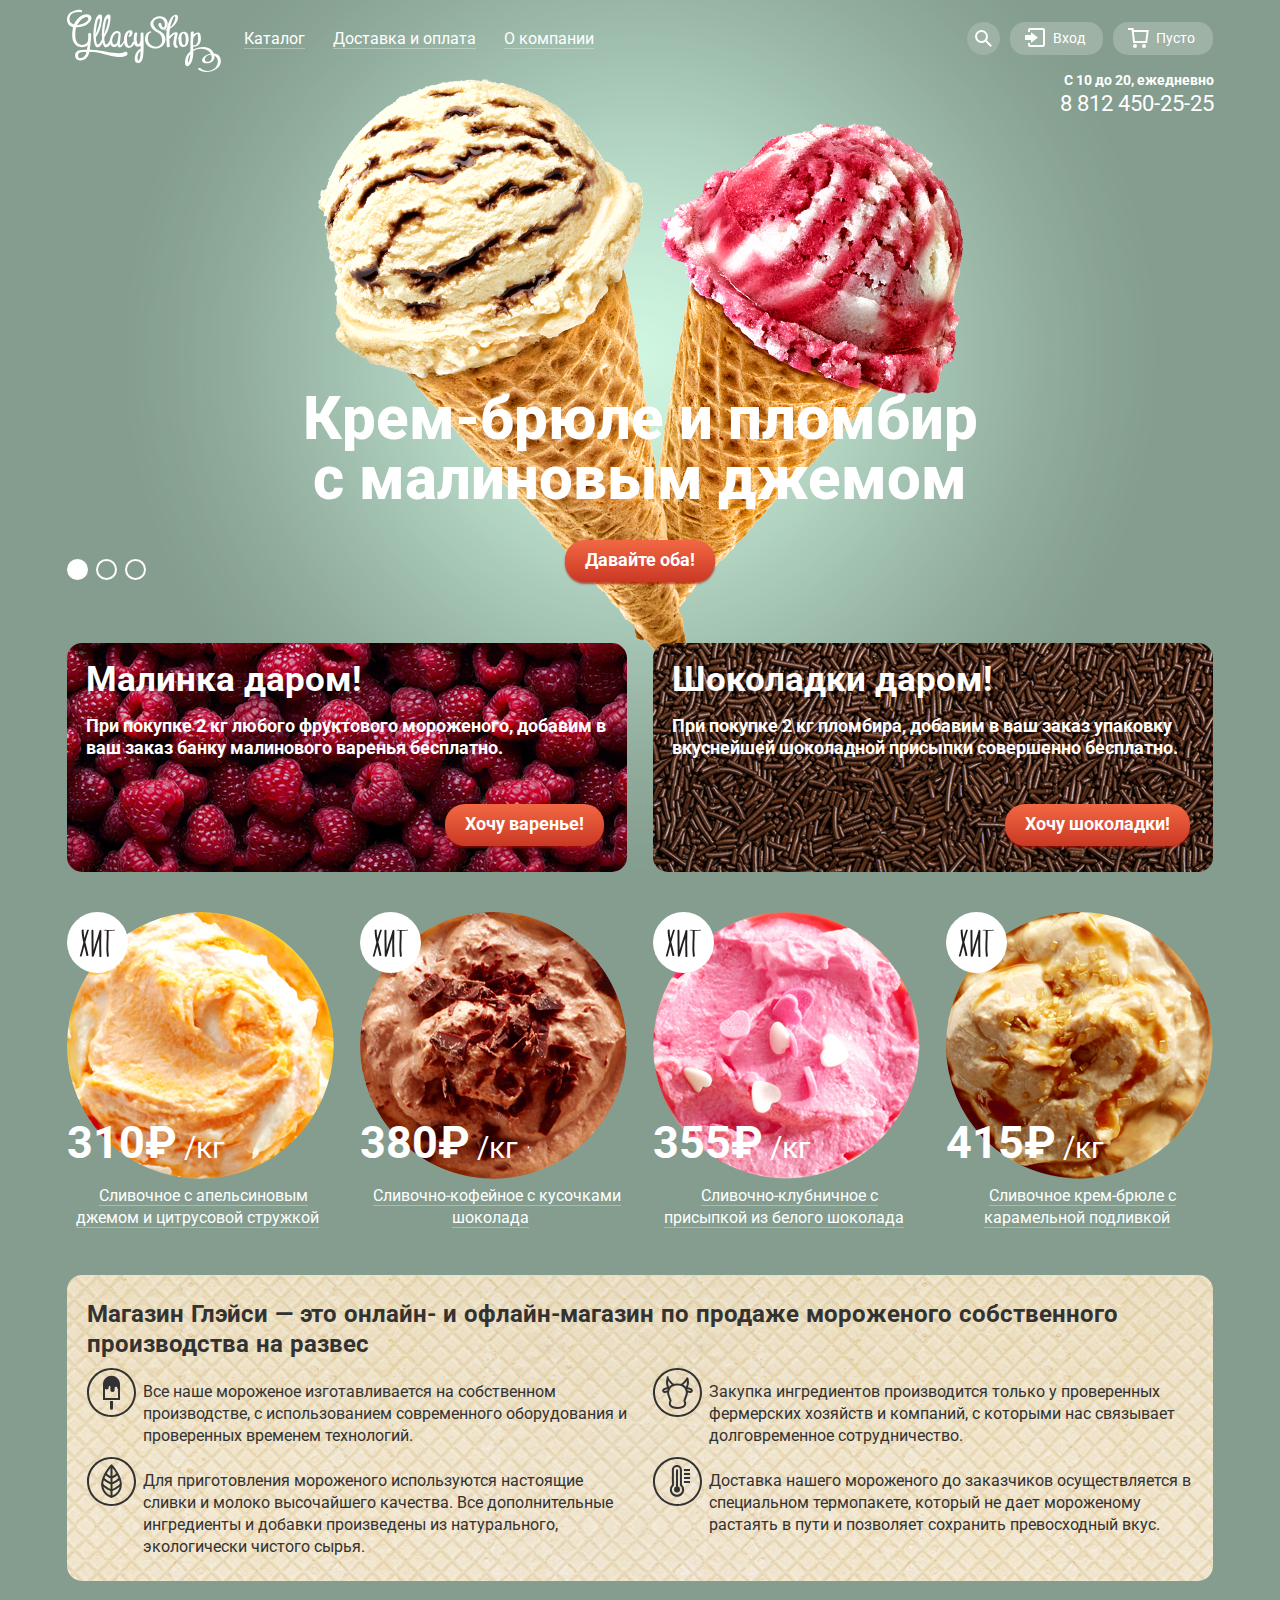
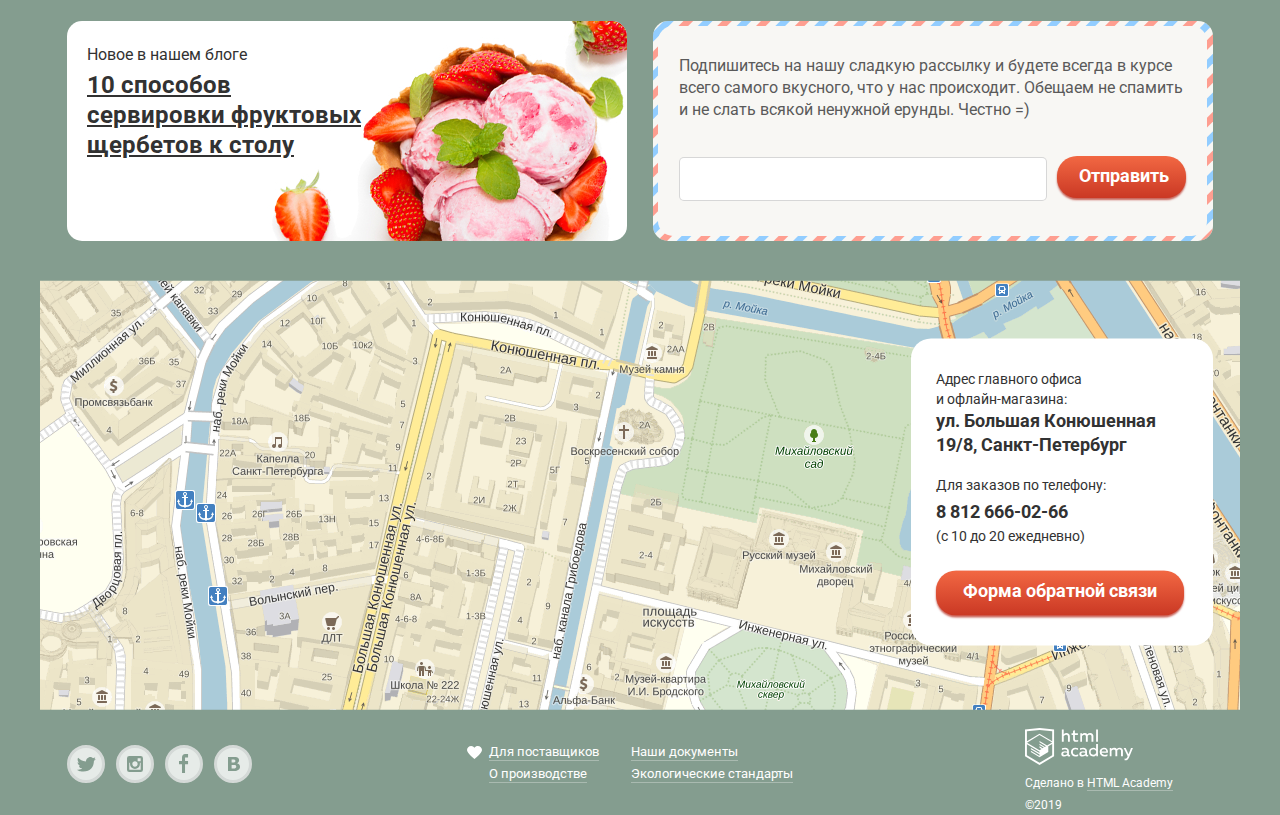
<file: index.html>
<!DOCTYPE html>
<html lang="ru">

<head>
    <meta charset="utf-8">
    <title>Глейси</title>
    <link href="https://fonts.googleapis.com/css?family=Roboto:400,500,700&amp;subset=cyrillic" rel="stylesheet">
    <link rel="stylesheet" href="css/normalize.css">
    <link rel="stylesheet" href="css/style.min.css">
</head>

<body>
    <header class="main-header container">
        <nav class="main-navigation">
            <img class="main-header-logo" src="img/logo.svg" width="154" height="64" alt="Глейси">
            <ul class="list site-navigation">
                <li class="site-navigation-current"><a class="site-navigation-current-link" href="catalog.html"><span class="site-navigation-current-link-wrap">Каталог</span></a>
                    <ul class="site-navigation-catalog">
                        <li class="site-navigation-list"><a class="site-navigation-link" href="#">Новинки</a></li>
                        <li><a class="site-navigation-link" href="catalog.html">Сливочное</a></li>
                        <li><a class="site-navigation-link" href="#">Щербеты</a></li>
                        <li><a class="site-navigation-link" href="#">Фруктовый лед</a></li>
                        <li><a class="site-navigation-link" href="#">Мелорин</a></li>
                    </ul>
                </li>
                <li><a class="site-navigation-current-link" href="#"><span class="site-navigation-current-link-wrap">Доставка и оплата</span></a></li>
                <li><a class="site-navigation-current-link" href="#"><span class="site-navigation-current-link-wrap">О компании</span></a></li>
            </ul>
        </nav>
        <div class="header-addition">
			<div class="header-addition-search-wrap">
				<button class="header-addition-search" type="button" aria-label="поиск">
                    <svg class="header-addition-search-svg" xmlns="http://www.w3.org/2000/svg" xmlns:xlink="http://www.w3.org/1999/xlink" width="17" height="17" viewBox="0 0 17 17">
                        <path class="header-addition-button-color" d="M16.958 15.527L11.75 10.32A6.455 6.455 0 0 0 13 6.5 6.5 6.5 0 1 0 6.5 13a6.465 6.465 0 0 0 3.839-1.263l5.205 5.204 1.414-1.414zM6.5 11C4.019 11 2 8.981 2 6.5S4.019 2 6.5 2 11 4.019 11 6.5 8.981 11 6.5 11z" /></svg>
				</button>
				<section class="modal modal-search">
					<div class="modal-search-wrap">
						<h2 class="visually-hidden">Поиск по сайту</h2>
						<form class="search-form" method="post" action="https://echo.htmlacademy.ru">
							<p class="search-form-wrap">
								<label class="visually-hidden" for="search">Искать на сайте</label>
								<input class="search-form-input" id="search" type="text" value="" placeholder="Что ищем?" autocomplete="off">
							</p>
							<button class="visually-hidden" type="submit">
								Искать
							</button>
							<button class="visually-hidden" type="button">
								Закрыть
							</button>
						</form>
					</div>
				</section>
			</div>
			<div class="login-link-wrap">
				<a class="header-addition-link login-link" href="#">
					<svg class="header-addition-link-svg" xmlns="http://www.w3.org/2000/svg" xmlns:xlink="http://www.w3.org/1999/xlink" width="21" height="19" viewBox="0 0 21 19">
						<g class="header-addition-button-color">
							<path d="M6 14.875L12.917 9.5 6 4.125v2.917H-.042v4.917H6z" />
							<path d="M18 0H5C3.9 0 3 .9 3 2v2h2V2h13v15H5v-2H3v2c0 1.1.9 2 2 2h13c1.1 0 2-.9 2-2V2c0-1.1-.9-2-2-2z" />
						</g>
					</svg>
					<span>Вход</span></a>
				<section class="modal modal-login">
					<div class="modal-login-wrap">
						<h2 class="visually-hidden">Личный кабинет</h2>
						<form class="login-form" method="post" action="https://echo.htmlacademy.ru">
							<p class="login-form-wrap">
								<label class="visually-hidden" for="user-login">Логин</label>
								<input class="login-form-input" id="user-login" type="text" placeholder="Электронная почта" autocomplete="off">
							</p>
							<p class="login-form-wrap">
								<label class="visually-hidden" for="user-password">Пароль</label>
								<input class="login-form-input" id="user-password" type="password" placeholder="Пароль">
							</p>
							<div class="login-elements-wrap">
								<button class="button login-button" type="submit">
									Войти
								</button>
								<div class="login-restores-wrap">
									<a class="restore" href="#">Забыли пароль?</a>
									<a class="restore" href="#">Новая регистрация</a>
								</div>
							</div>
							<button class="visually-hidden" type="button">
								Закрыть
							</button>
						</form>
					</div>
				</section>
			</div>
			<a class="header-addition-link header-cart-empty" href="#" aria-label="корзина">
				<span>Пусто</span></a>
			<div class="header-addition-contacts">
				<p class="header-work-time">С 10 до 20, ежедневно</p>
				<a class="header-phone-number" href="tel:88124502525">8 812 450-25-25</a>
			</div>
        </div>
    </header>

    <main class="container">
        <section class="gallery-section">
			<h2 class="visually-hidden">Слайд-бар</h2>
			<input class="visually-hidden gallery-toggle-one" type="radio" id="product-one" name="toggle" checked>
			<input class="visually-hidden gallery-toggle-two" type="radio" id="product-two" name="toggle">
			<input class="visually-hidden gallery-toggle-three" type="radio" id="product-three" name="toggle">
			<div class="gallery-wrapper">
				<div class="gallery-controls">
					<label for="product-one">Первый</label>
					<label for="product-two">Второй</label>
					<label for="product-three">Третий</label>
				</div>
				<ul class="gallery-list">
					<li class="gallery gallery-item-one" id="slide-one">
						<h3 class="gallery-title">
							Крем-брюле и пломбир с малиновым джемом
						</h3>
						<a class="gallery-button-get button" href="#">Давайте оба!</a>
					</li>
					<li class="gallery gallery-item-two" id="slide-two">
						<h3 class="gallery-title">
							Шоколадный пломбир и лимонный сорбет
						</h3>
						<a class="gallery-button-get button" href="#">Давайте оба!</a>
					</li>
					<li class="gallery gallery-item-three" id="slide-three">
						<h3 class="gallery-title">
							Пломбир с помадкой и клубничный щербет
						</h3>
						<a class="gallery-button-get button" href="#">Давайте оба!</a>
					</li>
				</ul>
			</div>
		</section>
        <section class="promo">
			<h2 class="visually-hidden">Промоакции</h2>
			<ul class="promo-list">
				<li class="promo-item promo-item-malinka">
					<h3 class="promo-list-head">Малинка даром!</h3>
					<p class="promo-list-text">При покупке 2 кг любого фруктового мороженого, добавим в ваш заказ банку малинового варенья бесплатно.</p>
					<a class="button promo-list-button" href="#">Хочу варенье!</a>
				</li>
				<li class="promo-item promo-item-chocolate">
					<h3 class="promo-list-head">Шоколадки даром!</h3>
					<p class="promo-list-text">При покупке 2 кг пломбира, добавим в ваш заказ упаковку вкуснейшей шоколадной присыпки совершенно бесплатно.</p>
					<a class="button promo-list-button" href="#">Хочу шоколадки!</a>
				</li>
			</ul>
		</section>
        <section class="populars">
			<h2 class="visually-hidden">Хиты продаж</h2>
			<ul class="populars-list">
				<li class="catalog-item">
					<div class="populars-list-item">
						<a class="catalog-item-name" href="#">
							<img class="catalog-item-image" src="img/creamy-orange.png" width="267" height="267" alt="Сливочное с апельсиновым джемом и цитрусовой стружкой">

							<div class="catalog-item-text-wrap">
								<span class="catalog-item-text">Сливочное с апельсиновым джемом и цитрусовой стружкой</span>
							</div>
						</a>
						<a class="button catalog-list-button" href="#">Быстрый просмотр</a>
						<p class="catalog-item-price">
							<b class="populars-list-price">310₽</b>
							<span>/кг</span>
						</p>
					</div>
				</li>
				<li class="catalog-item">
					<div class="populars-list-item">
						<a class="catalog-item-name" href="#">
							<img class="catalog-item-image" src="img/creamy-coffee.png" width="267" height="267" alt="Сливочно-кофейное с кусочками шоколада">
							<div class="catalog-item-text-wrap">
								<span class="catalog-item-text">Сливочно-кофейное с кусочками шоколада</span>
							</div>
						</a>
						<a class="button catalog-list-button" href="#">Быстрый просмотр</a>
						<p class="catalog-item-price">
							<b class="populars-list-price">380₽</b>
							<span>/кг</span>
						</p>
					</div>
				</li>
				<li class="catalog-item">
					<div class="populars-list-item">
						<a class="catalog-item-name" href="#">
							<img class="catalog-item-image" src="img/creamy-strawberry.png" width="267" height="267" alt="Сливочно-клубничное с присыпкой из белого шоколада">
							<div class="catalog-item-text-wrap">
								<span class="catalog-item-text">Сливочно-клубничное с присыпкой из белого шоколада</span>
							</div>
						</a>
						<a class="button catalog-list-button" href="#">Быстрый просмотр</a>
						<p class="catalog-item-price">
							<b class="populars-list-price">355₽</b>
							<span>/кг</span>
						</p>
					</div>
				</li>
				<li class="catalog-item">
					<div class="populars-list-item">
						<a class="catalog-item-name" href="#">
							<img class="catalog-item-image" src="img/creamy-cream.png" width="267" height="267" alt="Сливочное крем-брюле с карамельной подливкой">
							<div class="catalog-item-text-wrap">
								<span class="catalog-item-text">Сливочное крем-брюле с карамельной подливкой</span>
							</div>
						</a>
						<a class="button catalog-list-button" href="#">Быстрый просмотр</a>
						<p class="catalog-item-price">
							<b class="populars-list-price">415₽</b>
							<span>/кг</span>
						</p>
					</div>
				</li>
			</ul>
		</section>
        <section class="info">
			<h2 class="info-header">Магазин Глэйси — это онлайн- и офлайн-магазин по продаже мороженого собственного производства на развес</h2>
			<ul class="info-list">
				<li class="info-item">
					<p class="info-item-text info-item-ikonIceCream">Все наше мороженое изготавливается на собственном производстве, с использованием современного оборудования и проверенных временем технологий.</p>
				</li>
				<li class="info-item">
					<p class="info-item-text info-item-ikonCow">Закупка ингредиентов производится только у проверенных фермерских хозяйств и компаний, с которыми нас связывает долговременное сотрудничество. </p>
				</li>
				<li class="info-item">
					<p class="info-item-text info-item-ikonNatural">Для приготовления мороженого используются настоящие сливки и молоко высочайшего качества. Все дополнительные ингредиенты и добавки произведены из натурального, экологически чистого сырья.</p>
				</li>
				<li class="info-item">
					<p class="info-item-text info-item-ikonTemperature">Доставка нашего мороженого до заказчиков осуществляется в специальном термопакете, который не дает мороженому растаять в пути и позволяет сохранить превосходный вкус.</p>
				</li>
			</ul>
		</section>
        <div class="blog">
			<article class="blog-news">
				<p class="blog-news-text">Новое в нашем блоге</p>
				<h2 class="blog-news-title"><a class="blog-news-link" href="#">10 способов сервировки фруктовых щербетов к столу</a></h2>
			</article>
			<section class="subscription">
				<div class="subscription-wrap">
					<h2 class="visually-hidden">Подписка на рассылку</h2>
					<p class="subscription-text">Подпишитесь на нашу сладкую рассылку и будете всегда в курсе всего самого вкусного, что у нас происходит. Обещаем не спамить и не слать всякой ненужной ерунды. Честно =)</p>
					<form class="subscription-form" method="post" action="https://echo.htmlacademy.ru">
						<div class="subscription-form-wrap">
							<p class="subscription-label-input">
								<label class="visually-hidden" for="subscription-email">Ваша электронная почта</label>
								<input class="subscription-input" id="subscription-email" type="text" value=" " placeholder="Электронная почта">
							</p>
							<button class="button subscription-button" type="submit">Отправить</button>
						</div>
					</form>
				</div>
			</section>
		</div>
        <section class="contacts">
			<div class="contacts-iframe" id="map"></div>
			<h2 class="visually-hidden">Контактная информация</h2>
			<div class="contacts-text">
				<p class="contacts-text-address">Адрес главного офиса</p>
				<p class="contacts-text-address">и офлайн-магазина:</p>
				<b class="contacts-text-address-bold"> ул. Большая Конюшенная 19/8, Санкт-Петербург</b>
				<p class="contacts-text-address">Для заказов по телефону:</p>
				<b class="contacts-text-phone-bold">8 812 666-02-66</b>
				<p class="contacts-text-address">(с 10 до 20 ежедневно)</p>
				<a class="button contacts-button" href="#">Форма обратной связи</a>
			</div>
		</section>
    </main>
    <footer class="main-footer container">
        <div class="footer-social">
            <a class="social-button twitter" href="#">
                <svg class="social-button-img" xmlns="http://www.w3.org/2000/svg" width="32" height="32" viewBox="0 0 32 32">
                    <path class="social-button-color" fill="#FFF" d="M16 0C7.164 0 0 7.164 0 16c0 8.837 7.164 16 16 16 8.837 0 16-7.163 16-16 0-8.836-7.163-16-16-16zm7.944 12.809c-.251 6.516-3.463 10.832-10.992 10.702h-.486c-.447 0-4.543-.443-5.344-1.823 2.479.19 4.247-.406 5.12-1.136-1.048-.289-2.923-.461-3.251-2.848.384.104.618.221 1.299.113-1.307-.824-2.758-1.519-2.679-3.643.311.317 1.164.518 1.46.457-.768-.233-2.149-3.244-.974-4.781 1.984 1.79 4.075 3.482 7.804 3.643.227-2.214 1.24-3.699 3.168-4.325 1.84-.479 3.255.26 3.901 1.138.737-.224 1.453-.466 2.193-.685-.004.833-.569 1.463-.935 1.709.747.165 1.423-.475 1.423-.475-.184.963-1.094 1.725-1.707 1.954z"/></svg></a>
            <a class="social-button instagram" href="#">
                <svg class="social-button-img" xmlns="http://www.w3.org/2000/svg" width="32" height="32" viewBox="0 0 32 32"><g fill="#FFF">
                    <path class="social-button-color" d="M20.916 16a4.938 4.938 0 1 1-9.877 0c0-.394.051-.773.138-1.14h-.897v6.838h11.396V14.86h-.897c.086.367.137.746.137 1.14z"/><path d="M15.978 18.659c1.466 0 2.659-1.193 2.659-2.659s-1.193-2.659-2.659-2.659c-1.466 0-2.659 1.193-2.659 2.659s1.192 2.659 2.659 2.659zM18.637 10.302h3.039v3.039h-3.039z"/><path d="M16 0C7.164 0 0 7.164 0 16c0 8.837 7.164 16 16 16 8.837 0 16-7.163 16-16 0-8.836-7.163-16-16-16zm7.955 21.698a2.285 2.285 0 0 1-2.279 2.279H10.279A2.285 2.285 0 0 1 8 21.698V10.302a2.286 2.286 0 0 1 2.279-2.279h11.396a2.286 2.286 0 0 1 2.279 2.279v11.396z"/></g></svg></a>
            <a class="social-button facebook" href="#">
                <svg class="social-button-img" xmlns="http://www.w3.org/2000/svg" width="32" height="32" viewBox="0 0 32 32">
                    <path class="social-button-color" fill="#FFF" d="M16 0C7.164 0 0 7.163 0 16s7.164 16 16 16c8.837 0 16-7.164 16-16S24.837 0 16 0zm4.062 9.455h-3.021v3.444h3.021v3.445h-3.021v8.61H14.02v-8.61H11v-3.445h3.021V9.455c0-1.902 1.353-3.445 3.021-3.445h3.021v3.445z"/></svg></a>
            <a class="social-button vkontakte" href="#">
                <svg class="social-button-img" xmlns="http://www.w3.org/2000/svg" width="32" height="32" viewBox="0 0 32 32"><g fill="#FFF">
                    <path class="social-button-color" d="M16.637 14.495c.402-.019.719-.082.951-.188.326-.145.54-.33.641-.559.101-.229.15-.496.15-.797 0-.232-.058-.465-.174-.697-.116-.232-.322-.405-.617-.517-.264-.1-.592-.155-.984-.165a76.242 76.242 0 0 0-1.652-.014h-.339v2.965h.565c.571 0 1.057-.009 1.459-.028zM18.118 17.084c-.282-.081-.672-.125-1.166-.132a127.97 127.97 0 0 0-1.55-.009h-.79v3.493h.264c1.014 0 1.74-.003 2.18-.009a3.2 3.2 0 0 0 1.212-.245c.377-.157.633-.364.774-.625s.214-.562.214-.9c0-.446-.088-.788-.261-1.03-.17-.241-.464-.423-.877-.543z"/><path d="M16 0C7.164 0 0 7.164 0 16c0 8.837 7.164 16 16 16 8.837 0 16-7.163 16-16 0-8.836-7.163-16-16-16zm6.602 20.531a3.73 3.73 0 0 1-1.124 1.327c-.552.415-1.161.71-1.823.886s-1.501.264-2.519.264h-6.121V8.987h5.443c1.13 0 1.957.038 2.48.113a5.126 5.126 0 0 1 1.561.5c.533.27.929.632 1.189 1.087.26.455.392.975.392 1.558 0 .678-.179 1.278-.536 1.795-.358.518-.863.92-1.517 1.208v.075c.917.182 1.642.559 2.179 1.13.537.571.807 1.325.807 2.261 0 .678-.138 1.283-.411 1.817z"/></g></svg></a>
        </div>
        <div class="footer-additional">
                <div class="footer-additional-aboutUs">
                    <a class="footer-additional-link" href="#">Для поставщиков</a>
                    <a class="footer-additional-link" href="#">О производстве</a>
                </div>
                <div class="footer-additional-docs">
                    <a class="footer-additional-link" href="#">Наши документы</a>
                    <a class="footer-additional-link" href="#">Экологические стандарты</a>
                </div>
            </div>
            <div class="footer-copyright">
                <a class="footer-copyrigh-logo" href="https://htmlacademy.ru/intensive/htmlcss">
                    <img src="img/logo-htmlacademy.svg" width="108" height="39" alt="Логотип HTML Academy">
                </a>
                <p class="footer-copyright-wrapper">
                    <span class="footer-copyright-madeIn">Сделано в </span>
                    <a class="footer-copyright-madeIn-link" href="https://htmlacademy.ru/intensive/htmlcss">HTML Academy</a>
                    <span class="footer-copyright-madeIn"> ©2019</span>
                </p>
            </div>
    </footer>

    <section class="modal modal-feedback">
            <div class="modal-feedback-wrap">
                <h2 class="modal-caption">Мы обязательно вам ответим!</h2>
                <button class="modal-close" type="button">
                    Закрыть
                </button>
                <form class="feedback-form" method="post" action="https://echo.htmlacademy.ru">
                    <p class="feedback-form-wrap">
                        <label class="visually-hidden" for="feedback-name">Ваше имя</label>
                        <input class="feedback-form-input" id="feedback-name" type="text" value="" placeholder="Как вас зовут?">
                    </p>
                    <p class="feedback-form-wrap">
                        <label class="visually-hidden" for="feedback-email">Ваша электронная почта</label>
                        <input class="feedback-form-input" id="feedback-email" type="text" value="" placeholder="Ваша почта для ответа?">
                    </p>
                    <p class="feedback-form-wrap">
                        <label class="visually-hidden" for="feedback-name">Текст вашего обращения</label>
                        <textarea class="feedback-form-textarea" id="feedback-text" rows="5" placeholder="Напишите что-нибудь..."></textarea>
                    </p>
                    <button class="button feedback-button" type="submit">
                        Отправить
                    </button>
                </form>
            </div>
    </section>

  <script src="js/script.min.js"></script>

</body>

</html>
</file>
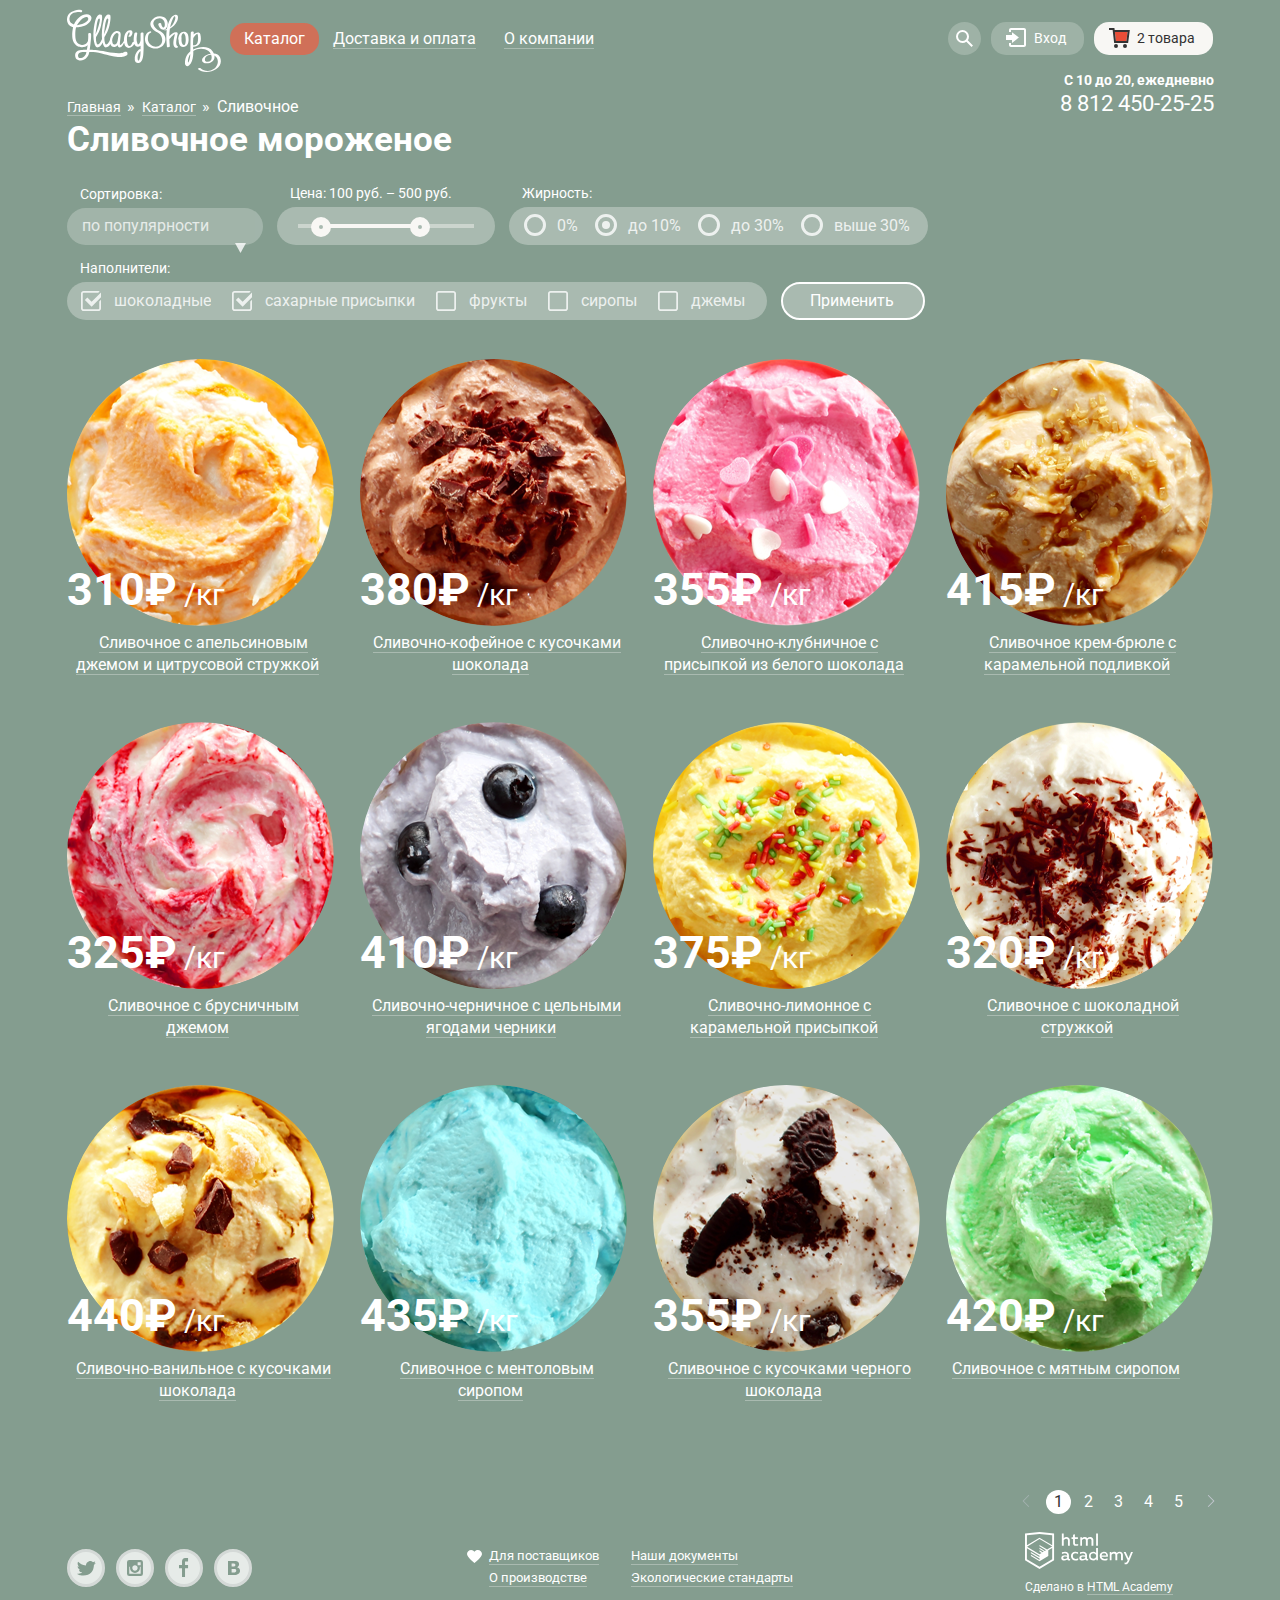
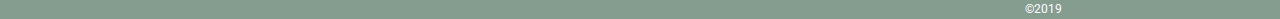
<file: catalog.html>
<!DOCTYPE html>
<html lang="ru">

<head>
    <meta charset="UTF-8">
    <title>Каталог Глэйси</title>
    <link href="https://fonts.googleapis.com/css?family=Roboto:400,500,700&amp;subset=cyrillic" rel="stylesheet">
    <link rel="stylesheet" type="text/css" href="css/normalize.css">
    <link rel="stylesheet" type="text/css" href="css/style.min.css">
</head>

<body>
    <header class="main-header container">
      <nav class="main-navigation">
          <a href="index.html"><img class="main-header-logo" src="img/logo.svg" width="154" height="64" alt="Глейси"></a>
          <ul class="list site-navigation">
            <li class="site-navigation-current"><a class="site-navigation-current-link navigation-active" href="catalog.html"><span class="site-navigation-current-link-wrap">Каталог</span></a>
                <ul class="site-navigation-catalog">
                    <li class="site-navigation-list"><a class="site-navigation-link" href="#">Новинки</a></li>
                    <li><a class="site-navigation-link" href="catalog.html">Сливочное</a></li>
                    <li><a class="site-navigation-link" href="#">Щербеты</a></li>
                    <li><a class="site-navigation-link" href="#">Фруктовый лед</a></li>
                    <li><a class="site-navigation-link" href="#">Мелорин</a></li>
                </ul>
            </li>
            <li><a class="site-navigation-current-link" href="#"><span class="site-navigation-current-link-wrap">Доставка и оплата</span></a></li>
            <li><a class="site-navigation-current-link" href="#"><span class="site-navigation-current-link-wrap">О компании</span></a></li>
        </ul>
    </nav>
    <div class="header-addition">
  <div class="header-addition-search-wrap">
    <button class="header-addition-search" type="button" aria-label="поиск">
                <svg class="header-addition-search-svg" xmlns="http://www.w3.org/2000/svg" xmlns:xlink="http://www.w3.org/1999/xlink" width="17" height="17" viewBox="0 0 17 17">
                    <path class="header-addition-button-color" d="M16.958 15.527L11.75 10.32A6.455 6.455 0 0 0 13 6.5 6.5 6.5 0 1 0 6.5 13a6.465 6.465 0 0 0 3.839-1.263l5.205 5.204 1.414-1.414zM6.5 11C4.019 11 2 8.981 2 6.5S4.019 2 6.5 2 11 4.019 11 6.5 8.981 11 6.5 11z" /></svg>
    </button>
    <section class="modal modal-search">
      <div class="modal-search-wrap">
        <h2 class="visually-hidden">Поиск по сайту</h2>
        <form class="search-form" method="post" action="https://echo.htmlacademy.ru">
          <p class="search-form-wrap">
            <label class="visually-hidden" for="search">Искать на сайте</label>
            <input class="search-form-input" id="search" type="text" value="" placeholder="Что ищем?" autocomplete="off">
          </p>
          <button class="visually-hidden" type="submit">
            Искать
          </button>
          <button class="visually-hidden" type="button">
            Закрыть
          </button>
        </form>
      </div>
    </section>
  </div>
  <div class="login-link-wrap">
    <a class="header-addition-link login-link" href="#">
      <svg class="header-addition-link-svg" xmlns="http://www.w3.org/2000/svg" xmlns:xlink="http://www.w3.org/1999/xlink" width="21" height="19" viewBox="0 0 21 19">
        <g class="header-addition-button-color">
          <path d="M6 14.875L12.917 9.5 6 4.125v2.917H-.042v4.917H6z" />
          <path d="M18 0H5C3.9 0 3 .9 3 2v2h2V2h13v15H5v-2H3v2c0 1.1.9 2 2 2h13c1.1 0 2-.9 2-2V2c0-1.1-.9-2-2-2z" />
        </g>
      </svg>
      <span>Вход</span></a>
    <section class="modal modal-login">
      <div class="modal-login-wrap">
        <h2 class="visually-hidden">Личный кабинет</h2>
        <form class="login-form" method="post" action="https://echo.htmlacademy.ru">
          <p class="login-form-wrap">
            <label class="visually-hidden" for="user-login">Логин</label>
            <input class="login-form-input" id="user-login" type="text" placeholder="Электронная почта" autocomplete="off">
          </p>
          <p class="login-form-wrap">
            <label class="visually-hidden" for="user-password">Пароль</label>
            <input class="login-form-input" id="user-password" type="password" placeholder="Пароль">
          </p>
          <div class="login-elements-wrap">
            <button class="button login-button" type="submit">
              Войти
            </button>
            <div class="login-restores-wrap">
              <a class="restore" href="#">Забыли пароль?</a>
              <a class="restore" href="#">Новая регистрация</a>
            </div>
          </div>
          <button class="visually-hidden" type="button">
            Закрыть
          </button>
        </form>
      </div>
    </section>
  </div>
        <div class="header-cart-full-wrap">
          <a class="header-addition-link header-cart-full" href="#" aria-label="корзина">
            <span>2 товара</span></a>
          <section class="modal modal-basket">
            <div class="modal-basket-wrap">
              <h2 class="visually-hidden">Товары в корзине</h2>
              <form class="basket-form" action="index.html" method="post">
                <table class="basket-table">
                  <tr class="basker-table-row">
                    <td class="basket-item-delete">
                      <button class="basket-item-delete-button" type="button">
                        удалить товар
                      </button>
                    </td>
                    <td class="basket-item-image"><img class="basket-item-img" src="img/plombir-orange.jpg" width="33" height="33" alt="Пломбир с апельсиновым джемом"></td>
                    <td class="basket-item-name">Пломбир с апельсиновым джемом</td>
                    <td class="basket-item-count">1,5 кг</td>
                    <td class="basket-item-multiply">x</td>
                    <td class="basket-item-price">200 руб.</td>
                    <td class="basket-item-cost">300 руб.</td>
                  </tr>
                  <tr class="basker-table-row">
                    <td class="basket-item-delete">
                      <button class="basket-item-delete-button" type="button">
                        удалить товар
                      </button>
                    </td>
                    <td class="basket-item-image"><img class="basket-item-img" src="img/plombir-strawberry.jpg" width="33" height="33" alt="Клубничный пломбир с присыпкой из белого шоколада"></td>
                    <td class="basket-item-name">Клубничный пломбир с присыпкой из белого шоколада</td>
                    <td class="basket-item-count">1,5 кг</td>
                    <td class="basket-item-multiply">x</td>
                    <td class="basket-item-price">300 руб.</td>
                    <td class="basket-item-cost">450 руб.</td>
                  </tr>
                </table>
                <svg class="modal-basket-line" width="510" height="1">
                  <line x1="0" y1="0" x2="510" y2="0" stroke="#cacac7" stroke-width="2" />
                </svg>
                <p class="modal-basket-sum"><b class="modal-basket-sum">
                    Итого: 750 руб.
                  </b></p>
                <button class="button modal-basket-button" type="submit">
                  Оформить заказ
                </button>
                <button class="visually-hidden" type="button">
                  Закрыть
                </button>
              </form>
            </div>
          </section>
        </div>
        <div class="header-addition-contacts">
          <p class="header-work-time">С 10 до 20, ежедневно</p>
          <a class="header-phone-number" href="tel:88124502525">8 812 450-25-25</a>
        </div>
      </div>
    </header>
    <main class="container">
      <!-- Фильтры -->
      <ul class="breadcrumbs">
          <li class="breadcrumbs-item"><a class="breadcrumbs-link" href="index.html">Главная</a></li>
          <li class="breadcrumbs-item"><a class="breadcrumbs-link" href="#">Каталог</a></li>
          <li class="breadcrumbs-item breadcrumbs-current">Сливочное</li>
        </ul>
        <h1 class="page-title">Сливочное мороженое</h1>
        <section class="filters">
          <h2 class="visually-hidden">Фильтр товаров</h2>
          <form class="filter" method="get" action="#">
            <div class="filter-line-wrap">
              <fieldset class="filter-block">
                <legend class="filter-block-name">Сортировка:</legend>
                <label class="filter-block-range-wrap">
                  <select class="filter-block-list filter-block-range">
                    <option class="filter-range-item" value="byPopularity">по популярности</option>
                    <option class="filter-range-item" value="byPriceUp">сначала недорогие</option>
                    <option class="filter-range-item" value="byPriceDown">сначала дорогие</option>
                    <option class="filter-range-item" value="byFat">по жирности</option>
                  </select>
                  <svg class="filter-range-icon" xmlns="http://www.w3.org/2000/svg" width="11" height="10" viewBox="0 0 11 10">
                    <path class="filter-range-icon-color" d="M5.5 10L0 0h11" /></svg>
                </label>
              </fieldset>
              <fieldset class="filter-block">
                <legend class="filter-block-name">Цена: 100 руб. – 500 руб.</legend>
                <div class="filter-block-list filter-block-price">
                  <svg class="filter-price-line" width="176" height="25">
                    <line x1="0" y1="12" x2="200" y2="12" stroke="#ccd5ce" stroke-width="4" />
                    <line x1="30" y1="12" x2="120" y2="12" stroke="#f8f7f4" stroke-width="4" />
                  </svg>
                  <div class="filter-price filter-price-min"></div>
                  <div class="filter-price filter-price-max"></div>
                </div>
              </fieldset>
              <fieldset class="filter-block">
                <legend class="filter-block-name">Жирность:</legend>
                <ul class="filter-block-list filter-fat-content-list">
                  <li class="filter-option">
                    <input class="visually-hidden filter-input filter-input-radio" type="radio" name="filter-radio-fat-content" value="fat0" id="filter-fat0">
                    <label class="filter-option-text filter-radio-text" for="filter-fat0">0%</label>
                  </li>
                  <li class="filter-option">
                    <input class="visually-hidden filter-input filter-input-radio" type="radio" name="filter-radio-fat-content" value="fat10" id="filter-fat10" checked>
                    <label class="filter-option-text filter-radio-text" for="filter-fat10">до 10%</label>
                  </li>
                  <li class="filter-option">
                    <input class="visually-hidden filter-input filter-input-radio" type="radio" name="filter-radio-fat-content" value="fatmax30" id="filter-fatmax30">
                    <label class="filter-option-text filter-radio-text" for="filter-fatmax30">до 30%</label>
                  </li>
                  <li class="filter-option">
                    <input class="visually-hidden filter-input filter-input-radio" type="radio" name="filter-radio-fat-content" value="fatmin30" id="filter-fatmin30">
                    <label class="filter-option-text filter-radio-text" for="filter-fatmin30">выше 30%</label>
                  </li>
                </ul>
              </fieldset>
            </div>
            <div class="filter-line-wrap">
              <fieldset class="filter-block">
                <legend class="filter-block-name">Наполнители:</legend>
                <ul class="filter-block-list filter-filler-list">
                  <li class="filter-option">
                    <input class="visually-hidden filter-input filter-input-checkbox" type="checkbox" id="filter-chocolate" checked>
                    <label class="filter-option-text filter-checkbox-text" for="filter-chocolate">шоколадные</label>
                  </li>
                  <li class="filter-option">
                    <input class="visually-hidden filter-input filter-input-checkbox" type="checkbox" id="filter-sugar-powder" checked>
                    <label class="filter-option-text filter-checkbox-text" for="filter-sugar-powder">сахарные присыпки</label>
                  </li>
                  <li class="filter-option">
                    <input class="visually-hidden filter-input filter-input-checkbox" type="checkbox" id="filter-fruits">
                    <label class="filter-option-text filter-checkbox-text" for="filter-fruits">фрукты</label>
                  </li>
                  <li class="filter-option">
                    <input class="visually-hidden filter-input filter-input-checkbox" type="checkbox" id="filter-syrups">
                    <label class="filter-option-text filter-checkbox-text" for="filter-syrups">сиропы</label>
                  </li>
                  <li class="filter-option">
                    <input class="visually-hidden filter-input filter-input-checkbox" type="checkbox" id="filter-jams">
                    <label class="filter-option-text filter-checkbox-text" for="filter-jams">джемы</label>
                  </li>
                </ul>
              </fieldset>
              <button type="submit" class="filter-button">Применить</button>
            </div>
          </form>
        </section>
        <section class="catalog">
            <h2 class="visually-hidden">Ассортимент сливочного мороженого</h2>
			<ul class="catalog-list">
				<li class="catalog-item">
					<div class="catalog-list-item">
						<a class="catalog-item-name" href="catalog-item.html">
							<img class="catalog-item-image" src="img/creamy-orange.png" width="267" height="267" alt="Сливочное с апельсиновым джемом и цитрусовой стружкой">
							<div class="catalog-item-text-wrap">
								<span class="catalog-item-text">Сливочное с апельсиновым джемом и цитрусовой стружкой</span>
							</div>
						</a>
						<a class="button catalog-list-button" href="#">Быстрый просмотр</a>
						<p class="catalog-item-price">
							<b class="populars-list-price">310₽</b>
							<span>/кг</span>
						</p>
					</div>
				</li>
				<li class="catalog-item">
					<div class="catalog-list-item">
						<a class="catalog-item-name" href="catalog-item.html">
							<img class="catalog-item-image" src="img/creamy-coffee.png" width="267" height="267" alt="Сливочно-кофейное с кусочками шоколада">
							<div class="catalog-item-text-wrap">
								<span class="catalog-item-text">Сливочно-кофейное с кусочками шоколада</span>
							</div>
						</a>
						<a class="button catalog-list-button" href="#">Быстрый просмотр</a>
						<p class="catalog-item-price">
							<b class="populars-list-price">380₽</b>
							<span>/кг</span>
						</p>
					</div>
				</li>
				<li class="catalog-item">
					<div class="catalog-list-item">
						<a class="catalog-item-name" href="catalog-item.html">
							<img class="catalog-item-image" src="img/creamy-strawberry.png" width="267" height="267" alt="Сливочно-клубничное с присыпкой из белого шоколада">
							<div class="catalog-item-text-wrap">
								<span class="catalog-item-text">Сливочно-клубничное с присыпкой из белого шоколада</span>
							</div>
						</a>
						<a class="button catalog-list-button" href="#">Быстрый просмотр</a>
						<p class="catalog-item-price">
							<b class="populars-list-price">355₽</b>
							<span>/кг</span>
						</p>
					</div>
				</li>
				<li class="catalog-item">
					<div class="catalog-list-item">
						<a class="catalog-item-name" href="catalog-item.html">
							<img class="catalog-item-image" src="img/creamy-cream.png" width="267" height="267" alt="Сливочное крем-брюле с карамельной подливкой">
							<div class="catalog-item-text-wrap">
								<span class="catalog-item-text">Сливочное крем-брюле с карамельной подливкой</span>
							</div>
						</a>
						<a class="button catalog-list-button" href="#">Быстрый просмотр</a>
						<p class="catalog-item-price">
							<b class="populars-list-price">415₽</b>
							<span>/кг</span>
						</p>
					</div>
				</li>
				<li class="catalog-item">
					<div class="catalog-list-item">
						<a class="catalog-item-name" href="catalog-item.html">
							<img class="catalog-item-image" src="img/creamy-cowberry.png" width="267" height="267" alt="Сливочное с брусничным джемом">
							<div class="catalog-item-text-wrap">
								<span class="catalog-item-text">Сливочное с брусничным джемом</span>
							</div>
						</a>
						<a class="button catalog-list-button" href="#">Быстрый просмотр</a>
						<p class="catalog-item-price">
							<b class="populars-list-price">325₽</b>
							<span>/кг</span>
						</p>
					</div>
				</li>
				<li class="catalog-item">
					<div class="catalog-list-item">
						<a class="catalog-item-name" href="catalog-item.html">
							<img class="catalog-item-image" src="img/creamy-blueberry.png" width="267" height="267" alt="Сливочно-черничное с цельными ягодами черники">
							<div class="catalog-item-text-wrap">
								<span class="catalog-item-text">Сливочно-черничное с цельными ягодами черники</span>
							</div>
						</a>
						<a class="button catalog-list-button" href="#">Быстрый просмотр</a>
						<p class="catalog-item-price">
							<b class="populars-list-price">410₽</b>
							<span>/кг</span>
						</p>
					</div>
				</li>
				<li class="catalog-item">
					<div class="catalog-list-item">
						<a class="catalog-item-name" href="catalog-item.html">
							<img class="catalog-item-image" src="img/creamy-lemon.png" width="267" height="267" alt="Сливочно-лимонное с карамельной присыпкой">
							<div class="catalog-item-text-wrap">
								<span class="catalog-item-text">Сливочно-лимонное с карамельной присыпкой</span>
							</div>
						</a>
						<a class="button catalog-list-button" href="#">Быстрый просмотр</a>
						<p class="catalog-item-price">
							<b class="populars-list-price">375₽</b>
							<span>/кг</span>
						</p>
					</div>
				</li>
				<li class="catalog-item">
					<div class="catalog-list-item">
						<a class="catalog-item-name" href="catalog-item.html">
							<img class="catalog-item-image" src="img/creamy-chocolatechip.png" width="267" height="267" alt="Сливочное с шоколадной стружкой">
							<div class="catalog-item-text-wrap">
								<span class="catalog-item-text">Сливочное с шоколадной стружкой</span>
							</div>
						</a>
						<a class="button catalog-list-button" href="#">Быстрый просмотр</a>
						<p class="catalog-item-price">
							<b class="populars-list-price">320₽</b>
							<span>/кг</span>
						</p>
					</div>
				</li>
				<li class="catalog-item">
					<div class="catalog-list-item">
						<a class="catalog-item-name" href="catalog-item.html">
							<img class="catalog-item-image" src="img/creamy-vanilla.png" width="267" height="267" alt="Сливочно-ванильное с кусочками шоколада">
							<div class="catalog-item-text-wrap">
								<span class="catalog-item-text">Сливочно-ванильное с кусочками шоколада</span>
							</div>
						</a>
						<a class="button catalog-list-button" href="#">Быстрый просмотр</a>
						<p class="catalog-item-price">
							<b class="populars-list-price">440₽</b>
							<span>/кг</span>
						</p>
					</div>
				</li>
				<li class="catalog-item">
					<div class="catalog-list-item">
						<a class="catalog-item-name" href="catalog-item.html">
							<img class="catalog-item-image" src="img/creamy-menthol.png" width="267" height="267" alt="Сливочноe с ментоловым сиропом">
							<div class="catalog-item-text-wrap">
								<span class="catalog-item-text">Сливочноe с ментоловым сиропом</span>
							</div>
						</a>
						<a class="button catalog-list-button" href="#">Быстрый просмотр</a>
						<p class="catalog-item-price">
							<b class="populars-list-price">435₽</b>
							<span>/кг</span>
						</p>
					</div>
				</li>
				<li class="catalog-item">
					<div class="catalog-list-item">
						<a class="catalog-item-name" href="catalog-item.html">
							<img class="catalog-item-image" src="img/creamy-piecechocolate.png" width="267" height="267" alt="Сливочное с кусочками черного шоколада">
							<div class="catalog-item-text-wrap">
								<span class="catalog-item-text">Сливочное с кусочками черного шоколада</span>
							</div>
						</a>
						<a class="button catalog-list-button" href="#">Быстрый просмотр</a>
						<p class="catalog-item-price">
							<b class="populars-list-price">355₽</b>
							<span>/кг</span>
						</p>
					</div>
				</li>
				<li class="catalog-item">
					<div class="catalog-list-item">
						<a class="catalog-item-name" href="catalog-item.html">
							<img class="catalog-item-image" src="img/creamy-mint.png" width="267" height="267" alt="Сливочное с мятным сиропом">
							<div class="catalog-item-text-wrap">
								<span class="catalog-item-text">Сливочное с мятным сиропом</span>
							</div>
						</a>
						<a class="button catalog-list-button" href="#">Быстрый просмотр</a>
						<p class="catalog-item-price">
							<b class="populars-list-price">420₽</b>
							<span>/кг</span>
						</p>
					</div>
				</li>
			</ul>
			<ul class="pagination-list">
				<li class="pagination-item pagination-item-inactiv"><a class="pagination-item-link pagination-item-link-first" href="#" aria-label="на первую страницу"></a> </li>
				<li class="pagination-item pagination-item-current"><a class="pagination-item-link">1</a></li>
				<li class="pagination-item"><a class="pagination-item-link" href="#">2</a></li>
				<li class="pagination-item"><a class="pagination-item-link" href="#">3</a></li>
				<li class="pagination-item"><a class="pagination-item-link" href="#">4</a></li>
				<li class="pagination-item"><a class="pagination-item-link" href="#">5</a></li>
				<li class="pagination-item"><a class="pagination-item-link pagination-item-link-last" href="#" aria-label="на последнюю страницу"></a></li>
			</ul>
    </section>
  </main>
      <footer class="main-footer container">
          <div class="footer-social">
              <a class="social-button twitter" href="#">
                  <svg class="social-button-img" xmlns="http://www.w3.org/2000/svg" width="32" height="32" viewBox="0 0 32 32">
                      <path class="social-button-color" fill="#FFF" d="M16 0C7.164 0 0 7.164 0 16c0 8.837 7.164 16 16 16 8.837 0 16-7.163 16-16 0-8.836-7.163-16-16-16zm7.944 12.809c-.251 6.516-3.463 10.832-10.992 10.702h-.486c-.447 0-4.543-.443-5.344-1.823 2.479.19 4.247-.406 5.12-1.136-1.048-.289-2.923-.461-3.251-2.848.384.104.618.221 1.299.113-1.307-.824-2.758-1.519-2.679-3.643.311.317 1.164.518 1.46.457-.768-.233-2.149-3.244-.974-4.781 1.984 1.79 4.075 3.482 7.804 3.643.227-2.214 1.24-3.699 3.168-4.325 1.84-.479 3.255.26 3.901 1.138.737-.224 1.453-.466 2.193-.685-.004.833-.569 1.463-.935 1.709.747.165 1.423-.475 1.423-.475-.184.963-1.094 1.725-1.707 1.954z"/></svg></a>
              <a class="social-button instagram" href="#">
                  <svg class="social-button-img" xmlns="http://www.w3.org/2000/svg" width="32" height="32" viewBox="0 0 32 32"><g fill="#FFF">
                      <path class="social-button-color" d="M20.916 16a4.938 4.938 0 1 1-9.877 0c0-.394.051-.773.138-1.14h-.897v6.838h11.396V14.86h-.897c.086.367.137.746.137 1.14z"/><path d="M15.978 18.659c1.466 0 2.659-1.193 2.659-2.659s-1.193-2.659-2.659-2.659c-1.466 0-2.659 1.193-2.659 2.659s1.192 2.659 2.659 2.659zM18.637 10.302h3.039v3.039h-3.039z"/><path d="M16 0C7.164 0 0 7.164 0 16c0 8.837 7.164 16 16 16 8.837 0 16-7.163 16-16 0-8.836-7.163-16-16-16zm7.955 21.698a2.285 2.285 0 0 1-2.279 2.279H10.279A2.285 2.285 0 0 1 8 21.698V10.302a2.286 2.286 0 0 1 2.279-2.279h11.396a2.286 2.286 0 0 1 2.279 2.279v11.396z"/></g></svg></a>
              <a class="social-button facebook" href="#">
                  <svg class="social-button-img" xmlns="http://www.w3.org/2000/svg" width="32" height="32" viewBox="0 0 32 32">
                      <path class="social-button-color" fill="#FFF" d="M16 0C7.164 0 0 7.163 0 16s7.164 16 16 16c8.837 0 16-7.164 16-16S24.837 0 16 0zm4.062 9.455h-3.021v3.444h3.021v3.445h-3.021v8.61H14.02v-8.61H11v-3.445h3.021V9.455c0-1.902 1.353-3.445 3.021-3.445h3.021v3.445z"/></svg></a>
              <a class="social-button vkontakte" href="#">
                  <svg class="social-button-img" xmlns="http://www.w3.org/2000/svg" width="32" height="32" viewBox="0 0 32 32"><g fill="#FFF">
                      <path class="social-button-color" d="M16.637 14.495c.402-.019.719-.082.951-.188.326-.145.54-.33.641-.559.101-.229.15-.496.15-.797 0-.232-.058-.465-.174-.697-.116-.232-.322-.405-.617-.517-.264-.1-.592-.155-.984-.165a76.242 76.242 0 0 0-1.652-.014h-.339v2.965h.565c.571 0 1.057-.009 1.459-.028zM18.118 17.084c-.282-.081-.672-.125-1.166-.132a127.97 127.97 0 0 0-1.55-.009h-.79v3.493h.264c1.014 0 1.74-.003 2.18-.009a3.2 3.2 0 0 0 1.212-.245c.377-.157.633-.364.774-.625s.214-.562.214-.9c0-.446-.088-.788-.261-1.03-.17-.241-.464-.423-.877-.543z"/><path d="M16 0C7.164 0 0 7.164 0 16c0 8.837 7.164 16 16 16 8.837 0 16-7.163 16-16 0-8.836-7.163-16-16-16zm6.602 20.531a3.73 3.73 0 0 1-1.124 1.327c-.552.415-1.161.71-1.823.886s-1.501.264-2.519.264h-6.121V8.987h5.443c1.13 0 1.957.038 2.48.113a5.126 5.126 0 0 1 1.561.5c.533.27.929.632 1.189 1.087.26.455.392.975.392 1.558 0 .678-.179 1.278-.536 1.795-.358.518-.863.92-1.517 1.208v.075c.917.182 1.642.559 2.179 1.13.537.571.807 1.325.807 2.261 0 .678-.138 1.283-.411 1.817z"/></g></svg></a>
          </div>
          <div class="footer-additional">
                  <div class="footer-additional-aboutUs">
                      <a class="footer-additional-link" href="#">Для поставщиков</a>
                      <a class="footer-additional-link" href="#">О производстве</a>
                  </div>
                  <div class="footer-additional-docs">
                      <a class="footer-additional-link" href="#">Наши документы</a>
                      <a class="footer-additional-link" href="#">Экологические стандарты</a>
                  </div>
              </div>
              <div class="footer-copyright">
                  <a class="footer-copyrigh-logo" href="https://htmlacademy.ru/intensive/htmlcss">
                      <img src="img/logo-htmlacademy.svg" width="108" height="39" alt="Логотип HTML Academy">
                  </a>
                  <p class="footer-copyright-wrapper">
                      <span class="footer-copyright-madeIn">Сделано в </span>
                      <a class="footer-copyright-madeIn-link" href="https://htmlacademy.ru/intensive/htmlcss">HTML Academy</a>
                      <span class="footer-copyright-madeIn"> ©2019</span>
                  </p>
              </div>
        </footer>

  <script src="js/script.min.js"></script>

</body>

</html>
</file>
<file: css/style.min.css>
body{margin:0;padding:0;font-family:"Roboto",Arial,sans-serif;font-size:16px;line-height:22px;font-weight:400;color:#fff;background-color:#849d8f}img{max-width:100%;height:auto}.container{-webkit-box-sizing:border-box;box-sizing:border-box;width:1200px;margin:0 auto;padding:0 27px}.main-navigation{display:-webkit-box;display:-ms-flexbox;display:flex;font-size:16px;line-height:18px;color:#fff;background-color:transparent}.main-header{display:-webkit-box;display:-ms-flexbox;display:flex;-webkit-box-pack:justify;-ms-flex-pack:justify;justify-content:space-between;margin-top:9px;margin-bottom:19px;position:relative;z-index:1}.main-header-logo{height:64px}.visually-hidden:not(:focus):not(:active),input[type="checkbox"].visually-hidden,input[type="radio"].visually-hidden{position:absolute;width:1px;height:1px;margin:-1px;border:0;padding:0;white-space:nowrap;-webkit-clip-path:inset(100%);clip-path:inset(100%);clip:rect(0 0 0 0);overflow:hidden}.site-navigation{display:-webkit-box;display:-ms-flexbox;display:flex;-webkit-box-align:start;-ms-flex-align:start;align-items:flex-start;-ms-flex-wrap:wrap;flex-wrap:wrap;margin-left:9px;margin-top:14px;padding:0;list-style:none}.site-navigation-current{position:relative}.site-navigation-current-link{display:block;padding:7px 14px;text-align:center;color:#fff;border:none;text-decoration:none;border-radius:15px}.site-navigation-current-link-wrap{border-bottom:1px solid rgba(255,255,255,0.3)}.site-navigation-current-link-wrap:hover{border-bottom:none}.site-navigation-current-link:hover,.site-navigation-current-link:focus{color:#333;background-color:#f7f6f3;font-weight:700}.site-navigation-current-link:active{color:#323232;-webkit-box-shadow:inset 0 2px 1px 0 #696969;box-shadow:inset 0 2px 1px 0 #696969;background-color:#ededed}.site-navigation-catalog{display:none;list-style:none;position:absolute;top:38px;left:-7px;list-style:none;-webkit-box-shadow:0 20px 20px 0 rgba(0,0,0,0.4);box-shadow:0 20px 20px 0 rgba(0,0,0,0.4);width:143px;background-color:#f8f7f4;margin:0;padding:0;border-radius:5px;overflow:hidden}.site-navigation-current:hover .site-navigation-current-link{color:#333;background-color:#f7f6f3;font-weight:700}.site-navigation-current:hover .site-navigation-catalog{display:block}.site-navigation-link{display:block;font-size:14px;line-height:16px;margin:0;padding-top:7px;padding-bottom:8px;padding-left:20px;padding-right:15px;color:#323232;text-decoration:none}li:last-child .site-navigation-link{padding-bottom:15px}.site-navigation-list::after{content:"";position:absolute;top:36px;left:6px;width:128px;height:3px;border-bottom:1px solid rgba(0,0,0,0.2)}.site-navigation-list .site-navigation-link{padding-bottom:14px;font-weight:700;padding-top:10px}.site-navigation-link:hover,.site-navigation-link:focus{background-color:#fbded7}.site-navigation-link:active{background-color:#f6b5a5}.navigation-active{background-color:#d07058}.navigation-active .site-navigation-current-link-wrap{border-bottom:none}.header-addition{padding-top:13px;font-size:0;text-align:right}.header-addition-search{border:0;border-radius:20px;background-color:#9eb2a6;vertical-align:bottom;padding:8px;margin:0}.header-addition-search-wrap{display:inline-block;vertical-align:top;position:relative;margin-right:10px}.header-addition-search:hover{background-color:#f8f7f4}.header-addition-search:focus{outline-color:#fff}.header-addition-search:hover~.modal-search,.modal-search:hover,.login-link:hover~.modal-login,.modal-login:hover,.header-cart-full:hover~.modal-basket,.modal-basket:hover{display:block}.header-addition-link{display:inline-block;vertical-align:bottom;padding-left:43px;padding-right:18px;padding-top:5px;padding-bottom:6px;font-size:14px;color:#fff;text-decoration:none;border-radius:15px;background-color:#9eb2a6;position:relative}.header-addition-button-color{fill:#ffffff}.header-addition-link-svg{position:absolute;top:6px;left:15px}.header-addition-contacts{position:absolute;right:26px;z-index:1}.login-link-wrap{display:inline-block;vertical-align:top;position:relative;margin-right:10px;z-index:2}.login-link:hover{color:#323232;background-color:#f8f7f4}.login-link:hover .header-addition-button-color,.header-addition-search:hover .header-addition-button-color{fill:#323232}.header-cart-empty::before{content:"";position:absolute;top:6px;left:15px;width:21px;height:20px;background-image:url("../img/basket.svg");background-repeat:no-repeat;background-position:0 0}.header-cart-full{color:#323232;background-color:#f8f7f4}.header-cart-full::before{content:"";position:absolute;top:6px;left:15px;width:21px;height:20px;background-image:url("../img/basket-red.svg");background-repeat:no-repeat;background-position:0 0}.header-cart-full-wrap{display:inline-block;vertical-align:middle;position:relative;z-index:2}.header-work-time{font-size:14px;font-weight:700;line-height:16px;margin:0;padding:0;padding-top:17px}.header-phone-number{font-size:22px;line-height:24px;color:#fff;margin:0;padding:0;display:inline-block;vertical-align:middle;padding-top:4px;text-decoration:none}.gallery-wrapper{margin:0 auto;margin-bottom:-723px;padding-top:393px;height:881px;position:relative;bottom:96px;background-color:#849d8f;background-image:url("../img/slider-one.png");background-repeat:no-repeat;background-position:top center;-webkit-transition:background-image 0.5s ease,background-color 0.5s ease;-o-transition:background-image 0.5s ease,background-color 0.5s ease;transition:background-image 0.5s ease,background-color 0.5s ease}.gallery-section{text-align:center;color:#fff}.gallery-list{margin:0;padding:0;list-style:none}.gallery{display:none}.gallery-title{width:700px;margin:0 auto;margin-bottom:31px;font-size:60px;line-height:60px;font-weight:800}.gallery-button-get{font-size:32px;line-height:44px;border-radius:30px;padding-left:41px;padding-right:41px}.gallery-controls{position:absolute;top:563px;font-size:0}.gallery-controls label{display:inline-block;vertical-align:top;width:17px;height:17px;margin-right:8px;background-color:transparent;border:2px solid #fff;border-radius:50%;cursor:pointer}.gallery-toggle-one:checked~.gallery-wrapper{background-color:#849d8f;background-image:url("../img/slider-one.png")}.gallery-toggle-two:checked~.gallery-wrapper{background-color:#8996a6;background-image:url("../img/slider-two.png")}.gallery-toggle-three:checked~.gallery-wrapper{background-color:#9d8b84;background-image:url("../img/slider-three.png")}.gallery-toggle-one:checked~.gallery-wrapper .gallery-item-one,.gallery-toggle-two:checked~.gallery-wrapper .gallery-item-two,.gallery-toggle-three:checked~.gallery-wrapper .gallery-item-three{display:block}.gallery-toggle-one:checked~.gallery-wrapper label[for="product-one"],.gallery-toggle-two:checked~.gallery-wrapper label[for="product-two"],.gallery-toggle-three:checked~.gallery-wrapper label[for="product-three"]{background-color:#fff}.button{-webkit-box-sizing:border-box;box-sizing:border-box;display:inline-block;vertical-align:middle;font-size:18px;font-weight:700;line-height:24px;text-align:center;color:#fff;background-color:#e74a35;-webkit-box-shadow:0 2px 2px 0 rgba(172,16,0,0.64);box-shadow:0 2px 2px 0 rgba(172,16,0,0.64);background-image:-webkit-gradient(linear,left bottom,left top,from(#ca3824),to(#f26843));background-image:-webkit-linear-gradient(bottom,#ca3824,#f26843);background-image:-o-linear-gradient(bottom,#ca3824,#f26843);background-image:linear-gradient(to top,#ca3824,#f26843);border:none;text-decoration:none;min-width:129px;padding-top:8px;padding-bottom:10px;padding-left:20px;padding-right:20px;border-radius:20px}.button:hover,.button:focus{-webkit-box-shadow:0 1px 2px 0 #ac1000;box-shadow:0 1px 2px 0 #ac1000;background-image:-webkit-gradient(linear,left bottom,left top,from(#e74a35),to(#f26843)),-webkit-gradient(linear,left top,left bottom,from(rgba(255,255,255,0.2)),to(rgba(255,255,255,0.2)));background-image:-webkit-linear-gradient(bottom,#e74a35,#f26843),-webkit-linear-gradient(top,rgba(255,255,255,0.2),rgba(255,255,255,0.2));background-image:-o-linear-gradient(bottom,#e74a35,#f26843),-o-linear-gradient(top,rgba(255,255,255,0.2),rgba(255,255,255,0.2));background-image:linear-gradient(to top,#e74a35,#f26843),linear-gradient(to bottom,rgba(255,255,255,0.2),rgba(255,255,255,0.2));outline-color:#fff}.button:active{-webkit-box-shadow:inset 0 2px 2px 0 #942718;box-shadow:inset 0 2px 2px 0 #942718;background-image:-webkit-gradient(linear,left top,left bottom,from(#e74a35),to(#f26843)),-webkit-gradient(linear,left top,left bottom,from(rgba(0,0,0,0.07)),to(rgba(0,0,0,0.07)));background-image:-webkit-linear-gradient(top,#e74a35,#f26843),-webkit-linear-gradient(top,rgba(0,0,0,0.07),rgba(0,0,0,0.07));background-image:-o-linear-gradient(top,#e74a35,#f26843),-o-linear-gradient(top,rgba(0,0,0,0.07),rgba(0,0,0,0.07));background-image:linear-gradient(to bottom,#e74a35,#f26843),linear-gradient(to bottom,rgba(0,0,0,0.07),rgba(0,0,0,0.07))}.promo{margin-bottom:20px}.promo-list{margin:0;padding:0;display:-webkit-box;display:-ms-flexbox;display:flex;flex-wrap:wrap;-webkit-box-pack:justify;-ms-flex-pack:justify;justify-content:space-between;list-style:none}.promo-item{-webkit-box-sizing:border-box;box-sizing:border-box;width:560px;min-height:229px;color:#fff;border-radius:15px;background-position:0 0;background-repeat:no-repeat;padding:16px 19px;position:relative;padding-bottom:75px;margin-bottom:20px}.promo-list-head{margin:0;margin-bottom:15px;padding:0;font-size:35px;line-height:41px;font-weight:700}.promo-list-text{margin:0;padding:0;font-size:18px;line-height:22px;font-weight:700;overflow:hidden}.promo-item-malinka{background-color:#93163e;background-image:url("../img/fon-razz.png");background-size:cover}.promo-item-chocolate{background-color:#2e1002;background-image:url("../img/fon-chocolate.png");background-size:cover}.promo-list-button{position:absolute;bottom:26px;right:23px}.populars-list,.catalog-list{margin:0;padding:0;display:-webkit-box;display:-ms-flexbox;display:flex;-ms-flex-wrap:wrap;flex-wrap:wrap;-webkit-box-pack:justify;-ms-flex-pack:justify;justify-content:flex-start;list-style:none;text-align:center}.populars-list-item::after{content:"";position:absolute;top:0;left:0;width:61px;height:61px;background-image:url("../img/hit.svg");background-repeat:no-repeat;background-position:0 0}.populars-list-item:hover::before{content:"";position:absolute;top:-7px;left:-13px;width:293px;height:calc(100% + 132px);border-radius:5px;background-color:rgba(255,255,255,0.2)}.catalog-list-item:hover::before{content:"";position:absolute;top:-7px;left:-13px;width:293px;height:calc(100% + 132px);border-radius:5px;background-color:rgba(255,255,255,0.2)}.catalog-list-item:hover,.popular-list-item:hover{position:relative;z-index:1}.catalog-list-item:hover .catalog-list-button,.populars-list-item:hover .catalog-list-button{display:block}.catalog-list-button{display:none;-webkit-box-sizing:border-box;box-sizing:border-box;position:absolute;left:50%;-webkit-transform:translateX(-50%);-ms-transform:translateX(-50%);transform:translateX(-50%);min-width:200px;bottom:-104px;padding-left:15px;padding-right:15px}.catalog-item{width:267px;position:relative;margin-bottom:90px;margin-right:26px}.catalog-item:nth-child(4n){margin-right:0}.catalog-item-name{text-align:center;color:#fff;text-decoration:none}.catalog-item-text-wrap{position:absolute}.catalog-item-text{border-bottom:1px solid rgba(255,255,255,0.3);padding:0;margin:0 6px}.catalog-item-text:hover,.catalog-item-text:active{color:#ffbc9e;border-bottom:1px solid rgba(255,188,158,0.3)}.catalog-item-price,.populars-list-price{margin:0;padding:0}.catalog-item-price{font-size:30px;line-height:45px;position:absolute;top:208px}.populars-list-price{font-size:45px;line-height:45px}.catalog-item-image{border-radius:50%}.info{-webkit-box-sizing:border-box;box-sizing:border-box;padding-left:20px;padding-right:20px;padding-top:24px;color:#323232;background-color:#e6d8b3;background-image:url("../img/fon-wafle.png");background-position:0 0;background-repeat:repeat;min-height:306px;border-radius:15px;margin-bottom:40px}.info-header{margin:0;padding:0;padding-bottom:9px;font-size:24px;line-height:30px;color:#323232;word-spacing:1px}.info-list{list-style:none;margin:0;padding:0;display:-webkit-box;display:-ms-flexbox;display:flex;-webkit-box-pack:justify;-ms-flex-pack:justify;justify-content:space-between;-ms-flex-wrap:wrap;flex-wrap:wrap}.info-item-text{width:540px;-webkit-box-sizing:border-box;box-sizing:border-box;margin:0;padding-top:13px;padding-left:56px;padding-bottom:10px;position:relative}.info-item-text::before{content:"";position:absolute;top:0;left:0;width:49px;height:49px}.info-item-ikonIceCream::before{background-image:url("../img/ice-cream.svg");background-repeat:no-repeat;background-position:0 0}.info-item-ikonTemperature{background-image:url("../img/thermometer.svg");background-repeat:no-repeat;background-position:0 0}.info-item-ikonNatural{background-image:url("../img/eco.svg");background-repeat:no-repeat;background-position:0 0}.info-item-ikonCow{background-image:url("../img/cow.svg");background-repeat:no-repeat;background-position:0 0}.blog{display:-webkit-box;display:-ms-flexbox;display:flex;-webkit-box-pack:justify;-ms-flex-pack:justify;justify-content:space-between;margin-bottom:39px}.blog-news{-webkit-box-sizing:border-box;box-sizing:border-box;padding:20px;padding-top:23px;padding-right:254px;color:#323232;border-radius:15px;width:560px;min-height:220px;background-color:#fff;background-image:url("../img/fon-strawberry.jpg");background-position:0 0;background-repeat:no-repeat}.blog-news-title,.blog-news-text,.blog-news-link{margin:0;padding:0}.blog-news-text{margin-bottom:4px}.blog-news-link{font-size:24px;line-height:30px;color:#323232}.subscription{min-height:220px;color:#323232;background-color:#f8f7f4;background-image:url("../img/bg-post.svg");background-position:0 0;background-repeat:repeat-y;border-radius:15px;width:560px;display:-webkit-box;display:-ms-flexbox;display:flex}.subscription-wrap{-webkit-box-sizing:border-box;box-sizing:border-box;background-color:#f8f7f4;width:549px;margin:5px;padding:29px 21px;border-radius:15px}.subscription-text{margin:0;padding:0;padding-bottom:16px;color:#5a5a5a;min-height:85px}.subscription-form-wrap{display:-webkit-box;display:-ms-flexbox;display:flex;-webkit-box-pack:justify;-ms-flex-pack:justify;justify-content:space-between;-webkit-box-align:end;-ms-flex-align:end;align-items:flex-end}.subscription-label-input{margin:0;padding:0}.subscription-input{width:368px;height:44px}.subscription-button{padding-right:16px;margin-bottom:3px}.contacts{background-color:#849d8f;margin-left:-27px;width:1200px;-webkit-box-sizing:border-box;box-sizing:border-box;min-height:430px;position:relative}.contacts-text{-webkit-box-sizing:border-box;box-sizing:border-box;font-size:14px;line-height:20px;color:#323232;width:302px;background-color:#fff;border-radius:20px;position:absolute;top:calc(50% + -3px);right:27px;-webkit-transform:translateY(-50%);-ms-transform:translateY(-50%);transform:translateY(-50%);padding:30px 25px}.contacts-text-address{display:block;padding:0;margin:0}.contacts-text-address-bold{font-size:18px;line-height:24px;margin-bottom:18px;display:block}.contacts-text-phone-bold{margin-top:5px;margin-bottom:2px;font-size:18px;line-height:24px;display:block}.contacts-button{text-decoration:none;padding-left:27px;padding-right:27px;padding-bottom:13px;margin-top:25px}.contacts-iframe{width:1200px;min-height:430px;padding:0;margin:0;background-image:url("../img/map.png");background-repeat:no-repeat;background-position:0 0}.main-footer{margin-top:18px;display:-webkit-box;display:-ms-flexbox;display:flex;-webkit-box-pack:justify;-ms-flex-pack:justify;justify-content:space-between}.footer-inner{margin-top:50px}.footer-social{width:195px;padding-top:17px}.social-button{-webkit-box-sizing:border-box;box-sizing:border-box;display:inline-block;vertical-align:middle;width:38px;height:38px;margin-right:7px;position:relative;border:4px solid #e9e9e9;border-radius:50%;opacity:0.8}.social-button-color{fill:#ffffff}.social-button:hover{opacity:1}.social-button:active .social-button-color{fill:#e9e9e9}.social-button-img{position:absolute;top:-1px;left:-1px}.footer-additional{width:335px;display:-webkit-box;display:-ms-flexbox;display:flex;-webkit-box-pack:justify;-ms-flex-pack:justify;justify-content:space-between;margin-left:-20px}.footer-additional-aboutUs{width:135px}.footer-additional-docs{width:170px}.footer-additional-aboutUs .footer-additional-link{margin-left:23px}.footer-additional-link{display:inline-block;vertical-align:middle;font-size:13px;line-height:16px;color:#fff;text-decoration:none;border-bottom:1px solid rgba(255,255,255,0.3)}.footer-additional-link:hover{color:#ffbc9e;border-bottom:1px solid rgba(255,188,158,0.3)}.footer-additional-link:first-child{padding-top:16px;position:relative}.footer-additional-link:not(:first-child){padding-top:4px}.footer-additional-aboutUs .footer-additional-link:first-child::before{content:"";position:absolute;top:18px;left:-22px;width:15px;height:13px;background-image:url("../img/heart.svg");background-repeat:no-repeat;background-position:0 0}.footer-copyright{margin:0;padding:0;width:188px}.footer-copyright-wrapper{margin:0;padding:0}.footer-copyright-madeIn{margin:0;padding:0;font-size:12px;line-height:16px;color:#fefefe}.footer-copyright-madeIn-link{font-size:12px;line-height:16px;color:#fefefe;text-decoration:none;border-bottom:1px solid rgba(255,255,255,0.3)}.footer-copyright-madeIn-link:hover{color:#ffbc9e;border-bottom:1px solid rgba(255,188,158,0.3)}.filters{margin-bottom:39px}.filter-line-wrap{display:-webkit-box;display:-ms-flexbox;display:flex;-webkit-box-align:end;-ms-flex-align:end;align-items:flex-end;margin-bottom:15px}.filter-block{padding:0;margin:0;border:none;position:relative}.filter-block-name{margin-bottom:6px;margin-left:13px;font-size:14px;line-height:16px;color:#fff}.filter-block-list{padding:0;margin:0;margin-right:14px;list-style:none;display:-webkit-box;display:-ms-flexbox;display:flex;-ms-flex-wrap:wrap;flex-wrap:wrap;-webkit-box-pack:start;-ms-flex-pack:start;justify-content:flex-start;-webkit-box-sizing:border-box;box-sizing:border-box;border-radius:25px;background-color:#a9bab0}.filter-block-range-wrap{cursor:pointer}.filter-block-range{padding-top:9px;padding-bottom:10px;padding-left:15px;padding-right:37px;color:#fff;font-size:16px;line-height:18px;-webkit-user-select:none;-moz-user-select:none;-ms-user-select:none;user-select:none;opacity:0.8;border:none;-webkit-appearance:none}.filter-block-range:hover{color:#323232;background-color:#fff}.filter-range-icon-color{fill:#ffffff;opacity:0.8}.filter-block-range-wrap:hover .filter-range-icon-color{fill:#323232}.filter-range-item{font-size:14px;line-height:16px;font-weight:400}.filter-range-icon{position:absolute;top:35px;left:168px}.filter-range-icon-color{}.filter-block-price{padding:6px 21px;padding-top:7px;position:relative}.filter-price{width:20px;height:20px;-webkit-box-sizing:border-box;box-sizing:border-box;position:absolute;top:10px;border:8px solid #f8f7f4;border-radius:50%;background-color:#a9bab0}.filter-price-min{left:34px}.filter-price-max{left:133px}.filter-price:hover{width:22px;height:22px;border:9px solid #f8f7f4;cursor:pointer}.filter-filler-list{padding-left:15px}.filter-fat-content-list{padding-left:16px}.filter-option{padding-top:10px;padding-bottom:10px;padding-left:32px;color:#fff;font-size:16px;line-height:18px}.filter-checkbox-text{padding-right:22px}.filter-radio-text{padding-right:18px}.filter-option-text{position:relative;cursor:pointer;-webkit-user-select:none;-moz-user-select:none;-ms-user-select:none;user-select:none;opacity:0.8}.filter-option-text:hover,.filter-option-text:focus{opacity:1}.filter-input-checkbox+.filter-option-text::before{content:"";position:absolute;top:0;left:-33px;width:20px;height:20px;background-image:url("../img/checkbox-off.svg");background-repeat:no-repeat;background-position:0 0;background-size:cover}.filter-input-checkbox:checked+.filter-option-text::before{background-image:url("../img/checkbox-on.svg")}.filter-input-radio+.filter-option-text::before{content:"";position:absolute;left:-33px;top:-2px;width:16px;height:16px;border:3px solid #fff;border-radius:50%}.filter-input-radio:checked+.filter-option-text::after{content:"";position:absolute;top:5px;left:-26px;width:8px;height:8px;background-color:#fff;border-radius:50%}.filter-input:disabled+label,.filter-input:checked:disabled+label,.filter-input:disabled:hover+label,.filter-input:disabled:focus+label{color:#fff;opacity:0.2;pointer-events:none}.filter-button{-webkit-box-sizing:border-box;box-sizing:border-box;font-size:16px;line-height:18px;text-align:center;color:#fff;background-color:#a9bab0;border:2px solid #fff;border-radius:20px;text-decoration:none;padding-top:8px;padding-bottom:8px;padding-left:27px;padding-right:29px}.filter-button:hover,.filter-button:focus{color:#323232;background-color:#fff}.filter-button:active{color:#323232;-webkit-box-shadow:inset 0 2px 1px 0 #696969;box-shadow:inset 0 2px 1px 0 #696969;background-color:#ededed}.breadcrumbs{list-style:none;margin:0;padding:0;display:-webkit-box;display:-ms-flexbox;display:flex}.breadcrumbs-item{padding-right:21px;position:relative}.breadcrumbs-item:not(:last-child)::after{content:"»";position:absolute;top:0;right:10px;width:5px;height:5px}.breadcrumbs-link{font-size:14px;line-height:16px;text-decoration:none;color:#fff;border-bottom:1px solid rgba(255,255,255,0.3)}.breadcrumbs-link:hover,.breadcrumbs-link:focus{color:#ffbc9e;border-bottom:1px solid rgba(255,188,158,0.3)}.page-title{font-size:35px;line-height:41px;margin:0;padding-top:1px;margin-bottom:25px}.pagination-list{list-style:none;margin:0;margin-top:42px;padding:0;display:-webkit-box;display:-ms-flexbox;display:flex;-webkit-box-pack:end;-ms-flex-pack:end;justify-content:flex-end}.pagination-item{display:inline-block;vertical-align:middle;padding:1px 8px;margin-left:5px;position:relative;border-radius:50%;color:#fff}.pagination-item:hover,.pagination-item:focus{color:#fff;background-color:rgba(255,255,255,0.2)}.pagination-item-current,.pagination-item:active{color:#323232;background-color:#fff}.pagination-item-current{pointer-events:none}.pagination-item:first-child{width:8px}.pagination-item:last-child{width:8px;margin-right:-7px}.pagination-item-link{text-decoration:none;color:inherit;font-size:16px;line-height:18px}.pagination-item-link-last::before{content:"";position:absolute;top:5px;right:5px;width:8px;height:12px;background-image:url("../img/icon-right-small.svg");background-repeat:no-repeat;background-position:0 0}.pagination-item-link-first::before{content:"";position:absolute;top:5px;left:5px;width:8px;height:12px;background-image:url("../img/icon-right-small.svg");background-repeat:no-repeat;background-position:0 0;-webkit-transform:rotate(180deg);-ms-transform:rotate(180deg);transform:rotate(180deg)}.pagination-item-inactiv{opacity:0.5;pointer-events:none}.modal{display:none;color:#323232;font-size:13px;line-height:24px}.modal-login{position:absolute;top:21px;right:0;padding-top:15px;background-color:transparent}.modal-login-wrap{width:300px;padding:50px 80px;-webkit-box-sizing:border-box;box-sizing:border-box;width:277px;padding-left:20px;padding-right:17px;padding-top:20px;padding-bottom:22px;background-color:#f8f7f4;-webkit-box-shadow:0 20px 20px 0 rgba(0,0,0,0.4);box-shadow:0 20px 20px 0 rgba(0,0,0,0.4);border-radius:5px}.login-form-input{width:241px;height:44px;margin-bottom:20px}.login-elements-wrap{display:-webkit-box;display:-ms-flexbox;display:flex;-webkit-box-pack:justify;-ms-flex-pack:justify;justify-content:space-between;-webkit-box-align:end;-ms-flex-align:end;align-items:flex-end}.login-restores-wrap{display:-webkit-box;display:-ms-flexbox;display:flex;-webkit-box-orient:vertical;-webkit-box-direction:normal;-ms-flex-direction:column;flex-direction:column}.login-button{min-width:0;padding-left:25px;padding-right:25px;padding-top:10px;padding-bottom:8px}.restore{margin:0;padding:0;padding-left:3px;color:#323232;text-decoration:underline;line-height:22px}.restore:hover,.restore:focus{}.modal-feedback{width:100vw;height:100vh;background-color:rgba(0,0,0,0.5);position:fixed;top:0;z-index:10}.modal-feedback-wrap{background-color:#f8f7f4;border-radius:10px;-webkit-box-sizing:border-box;box-sizing:border-box;width:478px;padding:20px 24px;position:absolute;top:100px;right:505px}.feedback-form-input{width:267px;height:44px;margin-bottom:20px}.feedback-button{margin-left:300px;margin-top:25px}.feedback-form-textarea{width:428px;resize:none}.modal-search{position:absolute;top:21px;right:0;padding-top:15px;background-color:transparent}.modal-search-wrap{background-color:#f8f7f4;-webkit-box-shadow:0 20px 20px 0 rgba(0,0,0,0.4);box-shadow:0 20px 20px 0 rgba(0,0,0,0.4);border-radius:5px;-webkit-box-sizing:border-box;box-sizing:border-box;width:341px;padding:20px 15px}.search-form-wrap,.login-form-wrap,.feedback-form-wrap{margin:0;padding:0}.search-form-input{width:311px;height:44px}.modal-basket{position:absolute;top:21px;right:0;padding-top:15px;background-color:transparent}.modal-basket-wrap{background-color:#f8f7f4;-webkit-box-shadow:0 20px 20px 0 rgba(0,0,0,0.4);box-shadow:0 20px 20px 0 rgba(0,0,0,0.4);border-radius:5px;line-height:16px;text-align:right;-webkit-box-sizing:border-box;box-sizing:border-box;width:540px;padding:0 15px;padding-top:21px;padding-bottom:19px}.basket-table{margin-bottom:-8px;border-collapse:collapse}.basket-item-delete{position:relative;width:24px}.basket-item-image{width:33px;padding-top:0;padding-bottom:17px}.basket-item-img{border-radius:50%}.basket-item-name{-webkit-box-sizing:border-box;box-sizing:border-box;width:240px;padding-left:12px;padding-right:10px;text-align:left;vertical-align:top;padding-top:8px}.basket-item-count{width:51px;vertical-align:top;padding-top:8px}.basket-item-multiply{width:8px;vertical-align:top;padding:0;padding-top:8px}.basket-item-price{color:#999;text-align:left;width:57px;vertical-align:top;padding:0;padding-top:8px;padding-left:3px}.basket-item-cost{width:67px;vertical-align:top;padding-top:8px}.modal-basket-sum{padding:0;margin:0;font-size:15px;line-height:18px;font-weight:700;margin-top:11px;margin-bottom:14px}.modal-basket-button{padding-left:15px;padding-right:15px;padding-bottom:13px}.modal-caption{font-size:24px;line-height:28px;margin:0;margin-bottom:22px;padding:0}.basket-item-delete-button{position:absolute;top:10px;left:0;width:11px;height:11px;font-size:0;background-color:transparent;border:0;cursor:pointer}.basket-item-delete-button::before,.basket-item-delete-button::after{content:"";position:absolute;top:5px;left:5px;width:14px;height:1px;background-color:#323232}.basket-item-delete-button::before{-webkit-transform:rotate(45deg);-ms-transform:rotate(45deg);transform:rotate(45deg)}.basket-item-delete-button::after{-webkit-transform:rotate(-45deg);-ms-transform:rotate(-45deg);transform:rotate(-45deg)}.modal-close{position:absolute;top:18px;right:18px;width:18px;height:17px;font-size:0;background-color:transparent;border:0;cursor:pointer}.modal-close::before,.modal-close::after{content:"";position:absolute;top:7px;left:-1px;width:22px;height:2px;background-color:#323232}.modal-close::before{-webkit-transform:rotate(45deg);-ms-transform:rotate(45deg);transform:rotate(45deg)}.modal-close::after{-webkit-transform:rotate(-45deg);-ms-transform:rotate(-45deg);transform:rotate(-45deg)}.search-form-input,.login-form-input,.feedback-form-input,.feedback-form-textarea,.subscription-input{-webkit-box-sizing:border-box;box-sizing:border-box;border-radius:5px;background-color:#fff;border:1px solid rgba(178,178,178,0.52);padding-left:15px;font-size:16px;font-weight:700;line-height:24px;color:#323232}.search-form-input:hover,.login-form-input:hover,.feedback-form-input:hover,.feedback-form-textarea:hover,.subscription-input:hover{-webkit-box-shadow:0 0 0 2px rgba(154,154,154,0.52);box-shadow:0 0 0 2px rgba(154,154,154,0.52)}.search-form-input:focus,.login-form-input:focus,.feedback-form-input:focus,.feedback-form-textarea:focus,.subscription-input:focus{-webkit-box-shadow:0 0 0 2px rgba(46,136,228,0.52);box-shadow:0 0 0 2px rgba(46,136,228,0.52)}.search-form-input:active,.login-form-input:active,.feedback-form-input:active,.feedback-form-textarea:active,.subscription-input:active{-webkit-box-shadow:0 0 0 2px rgba(46,136,228,0.52);box-shadow:0 0 0 2px rgba(46,136,228,0.52)}.search-form-input::-webkit-input-placeholder,.login-form-input::-webkit-input-placeholder,.feedback-form-input::-webkit-input-placeholder,.feedback-form-textarea::-webkit-input-placeholder,.subscription-input::-webkit-input-placeholder{font-weight:400;color:#999}.search-form-input::-moz-placeholder,.login-form-input::-moz-placeholder,.feedback-form-input::-moz-placeholder,.feedback-form-textarea::-moz-placeholder,.subscription-input::-moz-placeholder{font-weight:400;color:#999}.search-form-input:-ms-input-placeholder,.login-form-input:-ms-input-placeholder,.feedback-form-input:-ms-input-placeholder,.feedback-form-textarea:-ms-input-placeholder,.subscription-input:-ms-input-placeholder{font-weight:400;color:#999}.modal-error{-webkit-animation:disappearance 0.6s;animation:disappearance 0.6s}.modal-show{display:block}@-webkit-keyframes disappearance{0%{-webkit-transform:scale(1);transform:scale(1);opacity:1}20%{-webkit-transform:scale(0.6);transform:scale(0.6);opacity:0.8}40%{-webkit-transform:scale(0.4);transform:scale(0.4);opacity:0.6}60%{-webkit-transform:scale(0.2);transform:scale(0.2);opacity:0.4}80%{-webkit-transform:scale(0.1);transform:scale(0.1);opacity:0.1}100%{-webkit-transform:scale(1);transform:scale(1);opacity:1}}@keyframes disappearance{0%{-webkit-transform:scale(1);transform:scale(1);opacity:1}20%{-webkit-transform:scale(0.6);transform:scale(0.6);opacity:0.8}40%{-webkit-transform:scale(0.4);transform:scale(0.4);opacity:0.6}60%{-webkit-transform:scale(0.2);transform:scale(0.2);opacity:0.4}80%{-webkit-transform:scale(0.1);transform:scale(0.1);opacity:0.1}100%{-webkit-transform:scale(1);transform:scale(1);opacity:1}}
</file>
